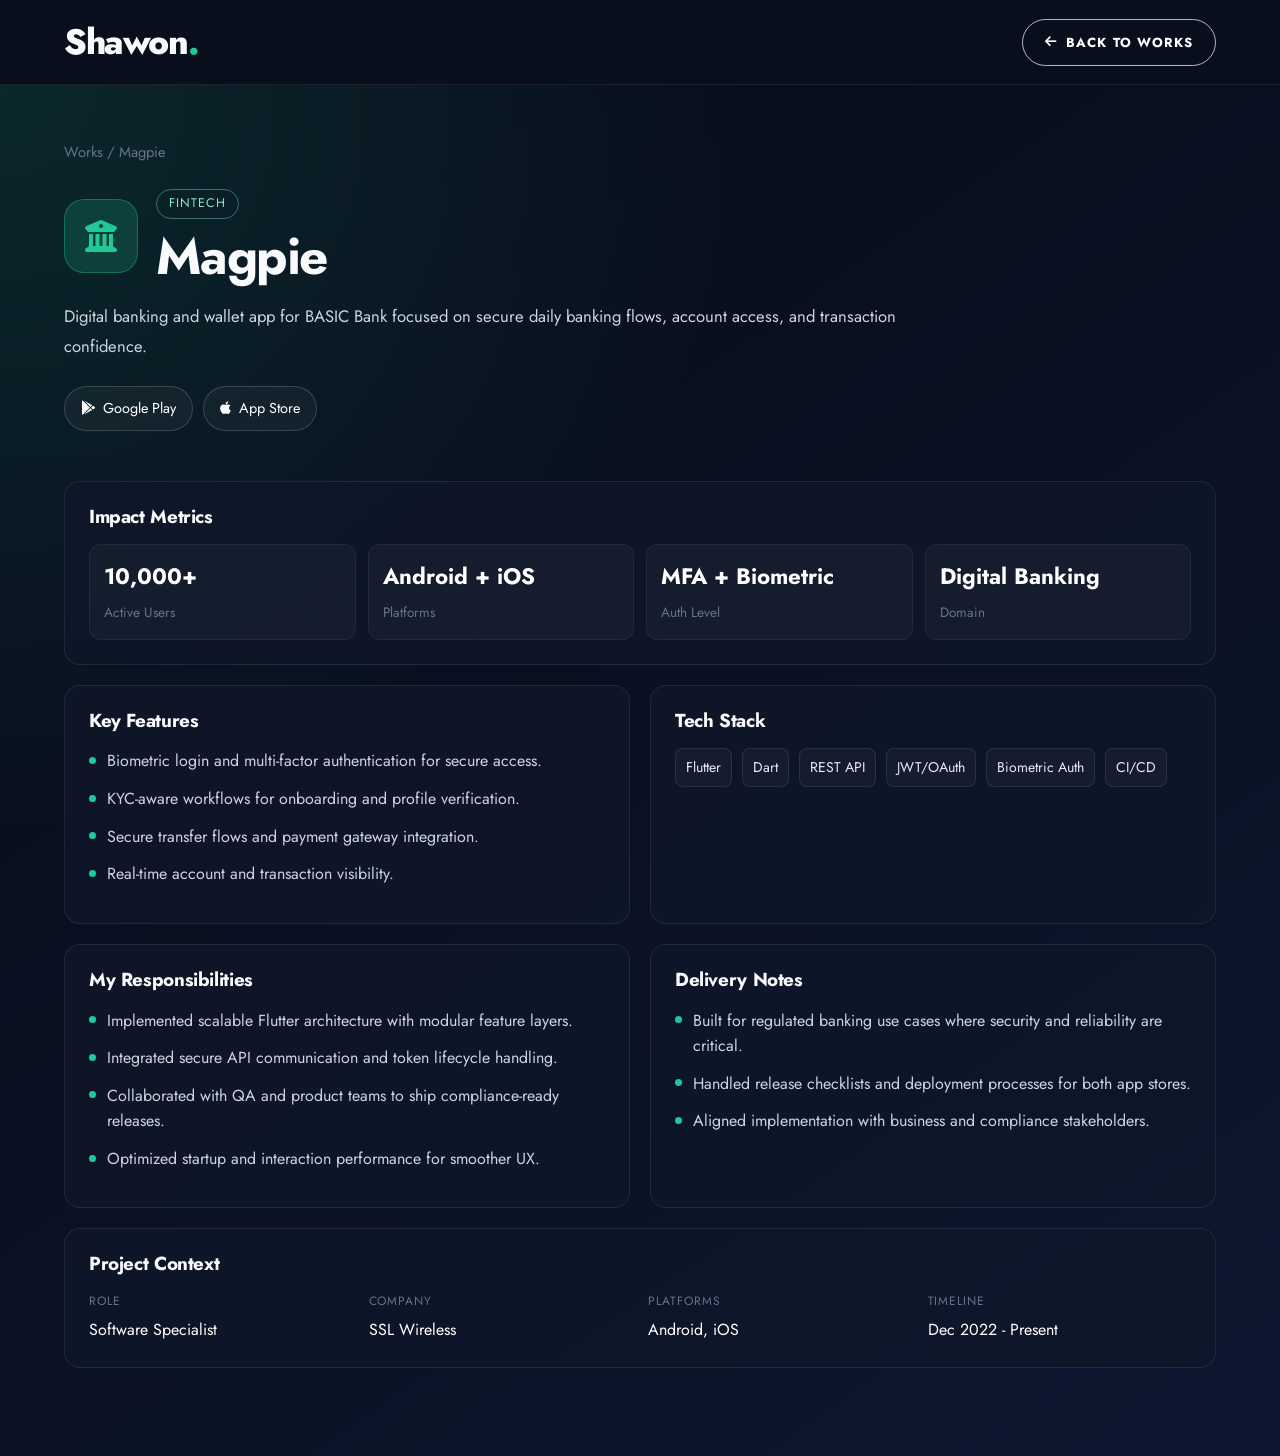
<file: project-details.html>
<!DOCTYPE html>
<html lang="en">

<head>
    <meta charset="UTF-8">
    <meta name="viewport" content="width=device-width, initial-scale=1.0">
    <title>Project Details | Shawon Lodh</title>
    <link rel="preconnect" href="https://fonts.googleapis.com">
    <link rel="preconnect" href="https://fonts.gstatic.com" crossorigin>
    <link
        href="https://fonts.googleapis.com/css2?family=Caveat:wght@400..700&family=Inter:wght@300;400;500;600;700;800&family=Jost:wght@400;500;600;700;800&display=swap"
        rel="stylesheet">
    <link rel="stylesheet" href="https://cdnjs.cloudflare.com/ajax/libs/font-awesome/6.4.0/css/all.min.css">
    <link rel="stylesheet" href="style.css">
    <link rel="stylesheet" href="project-details.css">
</head>

<body class="dark-theme">
    <header class="details-topbar">
        <div class="container details-topbar-inner">
            <a href="index.html#home" class="nav-logo">Shawon<span>.</span></a>
            <a href="index.html#projects" class="btn btn-pill btn-outline-dark back-btn"><i class="fas fa-arrow-left"></i>
                Back to Works</a>
        </div>
    </header>

    <main class="details-main">
        <section class="details-hero">
            <div class="container">
                <p class="details-breadcrumb"><a href="index.html#projects">Works</a> / <span id="project-breadcrumb">Project</span>
                </p>
                <div class="details-title-row">
                    <div class="details-icon-wrap"><i id="project-icon" class="fas fa-mobile-alt"></i></div>
                    <div>
                        <span id="project-category" class="project-category-chip">Category</span>
                        <h1 id="project-title">Project Title</h1>
                    </div>
                </div>
                <p id="project-summary" class="details-summary"></p>
                <div id="project-links" class="details-links"></div>
            </div>
        </section>

        <section class="details-content">
            <div class="container details-grid">
                <article class="details-panel details-panel-wide">
                    <h2>Impact Metrics</h2>
                    <div id="project-metrics" class="metric-grid"></div>
                </article>

                <article class="details-panel">
                    <h2>Key Features</h2>
                    <ul id="project-features" class="details-list"></ul>
                </article>

                <article class="details-panel">
                    <h2>Tech Stack</h2>
                    <div id="project-tech-stack" class="tech-stack"></div>
                </article>

                <article class="details-panel">
                    <h2>My Responsibilities</h2>
                    <ul id="project-responsibilities" class="details-list"></ul>
                </article>

                <article class="details-panel">
                    <h2>Delivery Notes</h2>
                    <ul id="project-delivery" class="details-list"></ul>
                </article>

                <article class="details-panel details-panel-wide">
                    <h2>Project Context</h2>
                    <div class="context-grid">
                        <div>
                            <span class="context-label">Role</span>
                            <p id="project-role"></p>
                        </div>
                        <div>
                            <span class="context-label">Company</span>
                            <p id="project-company"></p>
                        </div>
                        <div>
                            <span class="context-label">Platforms</span>
                            <p id="project-platforms"></p>
                        </div>
                        <div>
                            <span class="context-label">Timeline</span>
                            <p id="project-timeline"></p>
                        </div>
                    </div>
                </article>
            </div>
        </section>
    </main>

    <script src="project-details.js"></script>
</body>

</html>
</file>
<file: style.css>
/* 
   Shawon Lodh - Minimalist Professional Portfolio
   Theme: Sleek Dark with Mint Green Accent
*/

:root {
    /* Color Palette - Premium Dark Theme */
    --bg-base: #0f1015;
    --bg-dark: #0f1015;
    --bg-alt: #16181d;
    --bg-card: #1c1f26;
    --bg-glass: rgba(15, 16, 21, 0.85);

    /* Accents */
    --accent-primary: #20c997;
    /* Mint Green */
    --accent-primary-hover: #17a57c;

    /* Text */
    --text-primary: #f8fafc;
    --text-secondary: #cbd5e1;
    --text-muted: #64748b;

    /* UI Variables */
    --border-light: 1px solid rgba(255, 255, 255, 0.05);
    --border-radius: 12px;
    --border-radius-sm: 6px;
    --transition-fast: 0.2s ease;
    --transition-smooth: 0.4s cubic-bezier(0.16, 1, 0.3, 1);

    /* Spacing */
    --section-padding: 120px 0;
}

/* Base Styles */
* {
    margin: 0;
    padding: 0;
    box-sizing: border-box;
}

html {
    scroll-behavior: smooth;
    scroll-padding-top: 80px;
}

body {
    font-family: 'Jost', 'Inter', -apple-system, sans-serif;
    background-color: var(--bg-base);
    color: var(--text-primary);
    line-height: 1.6;
    overflow-x: hidden;
    position: relative;
    -webkit-font-smoothing: antialiased;
}

.bg-alt {
    background-color: var(--bg-alt);
}

.container {
    width: 100%;
    max-width: 1200px;
    margin: 0 auto;
    padding: 0 24px;
}

.position-relative {
    position: relative;
}

h1,
h2,
h3,
h4,
h5,
h6 {
    font-weight: 700;
    line-height: 1.2;
    letter-spacing: -0.02em;
}

.cursive-text {
    font-family: 'Caveat', cursive;
    color: var(--accent-primary);
    font-size: 1.8rem;
    font-weight: 500;
    letter-spacing: 1px;
}

a {
    text-decoration: none;
    color: inherit;
    transition: var(--transition-fast);
}

.highlight {
    color: var(--accent-primary);
}

/* Watermark Background Text */
.watermark-bg {
    position: absolute;
    top: -50px;
    left: 0;
    font-size: 14rem;
    font-weight: 800;
    color: rgba(255, 255, 255, 0.02);
    z-index: 0;
    pointer-events: none;
    line-height: 1;
    white-space: nowrap;
    user-select: none;
}

/* Buttons */
.btn {
    display: inline-flex;
    align-items: center;
    justify-content: center;
    gap: 8px;
    padding: 14px 32px;
    border-radius: var(--border-radius-sm);
    font-weight: 600;
    font-size: 1rem;
    cursor: pointer;
    transition: var(--transition-smooth);
    position: relative;
    overflow: hidden;
    text-transform: uppercase;
    letter-spacing: 1px;
}

.btn-primary {
    background: var(--accent-primary);
    color: #000;
    border: 1px solid transparent;
}

.btn-primary:hover {
    background: var(--accent-primary-hover);
    transform: translateY(-2px);
    box-shadow: 0 8px 25px rgba(32, 201, 151, 0.3);
}

.btn-outline {
    background: transparent;
    color: var(--text-primary);
    border: 1px solid var(--border-light);
}

.btn-outline:hover {
    border-color: var(--accent-primary);
    background: rgba(32, 201, 151, 0.05);
    color: var(--accent-primary);
    transform: translateY(-2px);
}

.w-100 {
    width: 100%;
}

.mt-3 {
    margin-top: 1rem;
}

.mt-4 {
    margin-top: 1.5rem;
}

.mt-5 {
    margin-top: 3rem;
}

/* Navbar */
.navbar {
    position: fixed;
    top: 0;
    left: 0;
    width: 100%;
    z-index: 1000;
    padding: 26px 0;
    transition: var(--transition-smooth);
    background: transparent;
}

.navbar.scrolled {
    padding: 14px 0;
    background: var(--bg-glass);
    backdrop-filter: blur(16px);
    -webkit-backdrop-filter: blur(16px);
    border-bottom: var(--border-light);
}

.nav-container {
    max-width: 1200px;
    margin: 0 auto;
    padding: 0 24px;
    display: flex;
    justify-content: space-between;
    align-items: center;
}

.nav-logo {
    font-size: 2.2rem;
    font-weight: 800;
    letter-spacing: -0.04em;
    line-height: 1;
}

.nav-logo span {
    color: var(--accent-primary);
}

.nav-links {
    display: flex;
    gap: 32px;
    align-items: center;
}

.nav-link {
    font-size: 1rem;
    font-weight: 500;
    color: var(--text-secondary);
    text-transform: uppercase;
    letter-spacing: 1px;
    position: relative;
}

.nav-link:hover,
.nav-link.active {
    color: var(--accent-primary);
}

.cta-link {
    background: transparent;
    padding: 12px 28px;
    border-radius: 999px;
    border: 1px solid var(--accent-primary);
    color: var(--accent-primary);
}

.cta-link:hover {
    background: var(--accent-primary);
    color: #000 !important;
}

.mobile-menu-btn {
    display: none;
    background: none;
    border: none;
    color: var(--text-primary);
    font-size: 1.5rem;
    cursor: pointer;
}

/* Sections */
.section {
    padding: var(--section-padding);
}

.section-header {
    margin-bottom: 60px;
    position: relative;
    z-index: 2;
}

.section-header .title {
    font-size: 3.5rem;
    margin-bottom: 12px;
    text-transform: uppercase;
    line-height: 1.1;
}

/* Hero Section */
.hero {
    min-height: 100vh;
    display: flex;
    align-items: center;
    position: relative;
    padding: 140px 0 90px;
    background: linear-gradient(110deg, #070c1c 0%, #0a1023 55%, #091022 100%);
    overflow: hidden;
}

.hero::before {
    content: "";
    position: absolute;
    inset: 0;
    background: radial-gradient(circle at 18% 18%, rgba(32, 201, 151, 0.1), transparent 45%);
    pointer-events: none;
}

.line-decorator {
    position: absolute;
    left: 32px;
    top: 0;
    bottom: 0;
    width: 1px;
    background-color: rgba(255, 255, 255, 0.06);
    z-index: 1;
}

.line-dot {
    position: absolute;
    top: 128px;
    left: -4px;
    width: 9px;
    height: 9px;
    border: 1px solid rgba(255, 255, 255, 0.45);
    border-radius: 50%;
    background-color: var(--bg-dark);
}

.hero-watermark {
    position: absolute;
    top: 57%;
    left: 50%;
    transform: translate(-50%, -50%);
    font-size: clamp(10rem, 22vw, 25rem);
    font-weight: 800;
    color: rgba(255, 255, 255, 0.03);
    z-index: 0;
    pointer-events: none;
    line-height: 0.88;
    white-space: nowrap;
    user-select: none;
    letter-spacing: -0.06em;
}

.hero-wrapper {
    display: grid;
    grid-template-columns: 1.06fr 0.94fr;
    gap: 32px;
    align-items: center;
    z-index: 2;
    position: relative;
}

.hero-content {
    max-width: 620px;
}

.hero-greeting {
    font-size: 1.05rem;
    font-weight: 700;
    letter-spacing: 0.1em;
    margin-bottom: 22px;
}

.greeting-black {
    color: var(--text-primary);
}

.greeting-teal {
    color: var(--accent-primary);
}

.hero-name-first {
    font-size: clamp(4rem, 8.4vw, 7rem);
    line-height: 0.9;
    font-weight: 800;
    color: var(--accent-primary);
    margin: 0;
    letter-spacing: -0.04em;
}

.hero-name-last {
    font-size: clamp(4rem, 8.4vw, 7rem);
    line-height: 0.9;
    font-weight: 800;
    color: transparent;
    -webkit-text-stroke: 1.8px rgba(255, 255, 255, 0.95);
    margin: 0 0 18px 0;
    letter-spacing: -0.04em;
}

.hero-roles-container {
    display: flex;
    align-items: center;
    gap: 12px;
    margin-bottom: 20px;
    flex-wrap: wrap;
}

.role-text-black {
    font-size: 2rem;
    font-weight: 700;
    color: var(--text-primary);
    letter-spacing: 0.01em;
}

.role-cursive {
    font-family: 'Caveat', cursive;
    color: var(--accent-primary);
    font-size: clamp(2.2rem, 4.3vw, 3.4rem);
    font-weight: 600;
    line-height: 1;
}

.cursor {
    display: inline-block;
    width: 2px;
    height: 36px;
    background-color: var(--accent-primary);
    animation: blink 1s infinite;
}

@keyframes blink {

    0%,
    100% {
        opacity: 1;
    }

    50% {
        opacity: 0;
    }
}

.hero-description {
    font-size: 1.25rem;
    color: var(--text-secondary);
    max-width: 620px;
    line-height: 1.72;
    margin-bottom: 16px;
}

.hero-description strong {
    color: #fff;
    font-weight: 700;
}

.hero-metrics {
    font-size: 0.95rem;
    color: var(--text-muted);
    letter-spacing: 0.06em;
    text-transform: uppercase;
    margin-bottom: 28px;
}

.hero-socials {
    display: flex;
    gap: 14px;
    margin-bottom: 34px;
}

.hero-socials a {
    width: 46px;
    height: 46px;
    border: 1px solid rgba(255, 255, 255, 0.14);
    border-radius: 50%;
    display: flex;
    align-items: center;
    justify-content: center;
    color: #fff;
    transition: all 0.25s ease;
}

.hero-socials a:hover {
    background-color: var(--accent-primary);
    color: #0a1328;
    border-color: var(--accent-primary);
    transform: translateY(-2px);
}

.hero-actions {
    display: flex;
    gap: 18px;
    flex-wrap: wrap;
}

.btn-pill {
    padding: 15px 34px;
    border-radius: 999px;
    font-weight: 700;
    font-size: 0.95rem;
    letter-spacing: 0.09em;
    text-transform: uppercase;
}

.hero .btn-primary,
.hero .btn-outline-dark {
    background: transparent;
    border: 2px solid rgba(255, 255, 255, 0.95);
    color: #fff;
    box-shadow: none;
}

.hero .btn-primary:hover,
.hero .btn-outline-dark:hover {
    background-color: #fff;
    color: #081024;
    transform: none;
    box-shadow: none;
}

.hero-visual {
    position: relative;
    display: flex;
    justify-content: center;
    align-items: center;
}

.hero-image-container {
    position: relative;
    width: min(520px, 100%);
    aspect-ratio: 1 / 1;
}

.hero-backdrop {
    position: absolute;
    inset: 4% 0 0 3%;
    background-color: var(--accent-primary);
    border-radius: 50%;
    z-index: 1;
    box-shadow: 0 32px 70px rgba(32, 201, 151, 0.16);
}

.portrait-circle {
    position: absolute;
    inset: 9% 8% 8% 9%;
    z-index: 2;
    border-radius: 50%;
    overflow: hidden;
    border: 5px solid #0b152b;
    box-shadow: 0 18px 45px rgba(6, 13, 28, 0.5);
}

.portrait-circle img {
    width: 100%;
    height: 100%;
    object-fit: cover;
    object-position: center 20%;
}

.dot-pattern {
    position: absolute;
    width: 110px;
    height: 170px;
    background-image: radial-gradient(circle, rgba(165, 176, 205, 0.3) 2px, transparent 2px);
    background-size: 16px 16px;
    z-index: 0;
}

.pattern-top-right {
    top: -36px;
    right: -44px;
}

.pattern-bottom-left {
    bottom: -58px;
    left: 22px;
}

.hero-badge {
    position: absolute;
    background: linear-gradient(140deg, #1f2839 0%, #111a2d 100%);
    border: 1px solid rgba(255, 255, 255, 0.11);
    border-radius: 999px;
    padding: 14px 24px;
    display: flex;
    align-items: center;
    gap: 12px;
    z-index: 3;
    box-shadow: 0 18px 35px rgba(0, 0, 0, 0.4);
    backdrop-filter: blur(6px);
}

.badge-left {
    bottom: 68px;
    left: -24px;
}

.badge-top {
    top: 16px;
    left: -36px;
}

.badge-top-right {
    top: 52px;
    right: -32px;
}

.badge-right {
    bottom: 8px;
    right: -24px;
}

.badge-crash .badge-num {
    font-size: 2.3rem;
}

.badge-downloads .badge-num {
    font-size: 2.1rem;
}

.badge-num {
    font-size: 2.8rem;
    font-weight: 800;
    color: #fff;
    line-height: 1;
}

.badge-text {
    font-size: 0.9rem;
    font-weight: 700;
    color: var(--accent-primary);
    text-transform: uppercase;
    line-height: 1.15;
    letter-spacing: 0.05em;
}

/* About Section */
.about-grid {
    display: grid;
    grid-template-columns: 1fr 1fr;
    gap: 80px;
    position: relative;
    z-index: 2;
}

.about-text p {
    font-size: 1.1rem;
    color: var(--text-secondary);
    margin-bottom: 24px;
    line-height: 1.8;
}

.about-text strong {
    color: var(--text-primary);
}

.about-stats-grid {
    display: grid;
    grid-template-columns: repeat(3, 1fr);
    gap: 20px;
    border-top: 1px solid rgba(255, 255, 255, 0.05);
    padding-top: 30px;
}

.stat-item .stat-number {
    font-size: 2.5rem;
    color: var(--accent-primary);
    line-height: 1;
    margin-bottom: 8px;
}

.stat-item .stat-label {
    font-size: 0.85rem;
    color: var(--text-muted);
    text-transform: uppercase;
    letter-spacing: 1px;
}

.info-list {
    list-style: none;
}

.info-list li {
    display: flex;
    padding: 15px 0;
    border-bottom: 1px solid rgba(255, 255, 255, 0.05);
}

.info-label {
    width: 132px;
    color: var(--text-muted);
    text-transform: uppercase;
    font-size: 0.9rem;
    letter-spacing: 1px;
}

.info-value,
.info-link {
    color: var(--text-primary);
    font-weight: 500;
}

.info-link:hover {
    color: var(--accent-primary);
}

.available {
    color: var(--accent-primary);
    display: flex;
    align-items: center;
    gap: 8px;
}

.available i {
    font-size: 0.6rem;
}

/* Education */
.education-grid {
    display: grid;
    grid-template-columns: repeat(2, minmax(0, 1fr));
    gap: 22px;
    position: relative;
    z-index: 2;
}

.education-card {
    background: var(--bg-card);
    border: 1px solid rgba(255, 255, 255, 0.08);
    border-radius: 14px;
    padding: 24px;
    transition: var(--transition-smooth);
}

.education-card:hover {
    transform: translateY(-4px);
    border-color: rgba(32, 201, 151, 0.4);
    box-shadow: 0 10px 24px rgba(0, 0, 0, 0.35);
}

.education-level {
    display: inline-block;
    font-size: 0.74rem;
    text-transform: uppercase;
    letter-spacing: 0.08em;
    color: var(--accent-primary);
    border: 1px solid rgba(32, 201, 151, 0.4);
    border-radius: 999px;
    padding: 4px 10px;
    margin-bottom: 12px;
}

.education-title {
    font-size: 1.2rem;
    line-height: 1.45;
    margin-bottom: 10px;
}

.education-school {
    color: var(--text-secondary);
    margin-bottom: 8px;
    line-height: 1.6;
}

.education-meta {
    font-size: 0.88rem;
    color: var(--text-muted);
    margin: 0;
}

/* Open Source */
.open-source-feature {
    display: grid;
    grid-template-columns: 1.05fr 0.95fr;
    gap: 30px;
    align-items: stretch;
    position: relative;
    z-index: 2;
}

.open-source-content {
    background: var(--bg-card);
    border: 1px solid rgba(255, 255, 255, 0.08);
    border-radius: 14px;
    padding: 32px;
}

.open-source-metrics {
    display: grid;
    grid-template-columns: repeat(3, minmax(0, 1fr));
    gap: 12px;
    margin: 8px 0 4px;
}

.os-metric {
    background: rgba(255, 255, 255, 0.03);
    border: 1px solid rgba(255, 255, 255, 0.08);
    border-radius: 10px;
    padding: 12px;
}

.os-value {
    display: block;
    font-size: 1.2rem;
    color: var(--text-primary);
    font-weight: 700;
}

.os-label {
    display: block;
    font-size: 0.76rem;
    text-transform: uppercase;
    letter-spacing: 0.07em;
    color: var(--text-muted);
}

.open-source-visual {
    background: linear-gradient(150deg, #111a30 0%, #0c1427 100%);
    border: 1px solid rgba(255, 255, 255, 0.08);
    border-radius: 14px;
    padding: 20px;
    display: flex;
}

.terminal-card {
    width: 100%;
    border-radius: 12px;
    border: 1px solid rgba(255, 255, 255, 0.07);
    background: #090f1d;
    overflow: hidden;
}

.terminal-header {
    display: flex;
    gap: 8px;
    align-items: center;
    padding: 10px 12px;
    border-bottom: 1px solid rgba(255, 255, 255, 0.06);
    background: rgba(255, 255, 255, 0.02);
}

.terminal-header span {
    width: 10px;
    height: 10px;
    border-radius: 50%;
    display: inline-block;
}

.terminal-header span:nth-child(1) {
    background: #ff6b6b;
}

.terminal-header span:nth-child(2) {
    background: #ffd166;
}

.terminal-header span:nth-child(3) {
    background: #06d6a0;
}

.terminal-card pre {
    margin: 0;
    padding: 16px 18px;
    color: #d5deef;
    font-size: 0.88rem;
    line-height: 1.7;
    font-family: "SFMono-Regular", Menlo, Monaco, Consolas, "Liberation Mono", "Courier New", monospace;
    white-space: pre-wrap;
}

.terminal-card code {
    font-family: inherit;
}

/* Skills Section */
.skills-grid {
    display: grid;
    grid-template-columns: repeat(3, minmax(0, 1fr));
    gap: 28px;
    position: relative;
    z-index: 2;
}

.skills-group-title {
    font-size: 1.5rem;
    margin-bottom: 30px;
    padding-bottom: 15px;
    border-bottom: 1px solid rgba(255, 255, 255, 0.05);
}

.skill-item {
    margin-bottom: 25px;
}

.skill-info {
    display: flex;
    justify-content: space-between;
    margin-bottom: 10px;
    font-weight: 500;
}

.skill-track {
    width: 100%;
    height: 16px;
    background: rgba(255, 255, 255, 0.06);
    border: 1px solid rgba(255, 255, 255, 0.08);
    border-radius: 999px;
    overflow: hidden;
    position: relative;
    box-shadow: inset 0 2px 8px rgba(6, 12, 24, 0.45);
}

.skill-fill {
    height: calc(100% - 2px);
    margin: 1px;
    background: linear-gradient(90deg, rgba(32, 201, 151, 0.88), rgba(32, 201, 151, 0.62));
    width: 0;
    /* Animated via JS */
    border-radius: 999px;
    position: relative;
    overflow: hidden;
    transition: width 1s cubic-bezier(0.16, 1, 0.3, 1);
    box-shadow: 0 0 10px rgba(32, 201, 151, 0.35);
}

.skill-fill::before,
.skill-fill::after {
    content: "";
    position: absolute;
    left: -120%;
    width: 240%;
    border-radius: 44%;
    background: rgba(255, 255, 255, 0.3);
}

.skill-fill::before {
    height: 240%;
    top: 24%;
    animation: skill-water-flow 4.2s linear infinite;
}

.skill-fill::after {
    height: 280%;
    top: 40%;
    background: rgba(7, 15, 27, 0.22);
    animation: skill-water-flow 7s linear infinite reverse;
}

@keyframes skill-water-flow {
    0% {
        transform: translateX(0) rotate(0deg);
    }

    100% {
        transform: translateX(25%) rotate(360deg);
    }
}

/* Experience / Accordion */
.accordion-container {
    position: relative;
    z-index: 2;
}

.accordion-item {
    background: var(--bg-card);
    border: 1px solid rgba(255, 255, 255, 0.05);
    margin-bottom: 15px;
    border-radius: var(--border-radius-sm);
    overflow: hidden;
    transition: var(--transition-fast);
}

.accordion-item:hover {
    border-color: rgba(255, 255, 255, 0.1);
}

.accordion-item.active {
    border-color: var(--accent-primary);
}

.accordion-header {
    padding: 24px 30px;
    display: flex;
    justify-content: space-between;
    align-items: center;
    cursor: pointer;
    background: transparent;
}

.accordion-title-grp h3 {
    font-size: 1.3rem;
    color: var(--text-primary);
    margin-bottom: 5px;
}

.accordion-company {
    color: var(--text-muted);
    font-size: 0.95rem;
    text-transform: uppercase;
    letter-spacing: 1px;
}

.accordion-meta {
    display: flex;
    align-items: center;
    gap: 20px;
}

.badge {
    background: rgba(32, 201, 151, 0.1);
    color: var(--accent-primary);
    padding: 6px 12px;
    border-radius: 20px;
    font-size: 0.8rem;
    font-weight: 600;
    text-transform: uppercase;
}

.badge.muted {
    background: rgba(255, 255, 255, 0.05);
    color: var(--text-muted);
}

.date-badge {
    text-transform: none;
    letter-spacing: 0;
    font-size: 0.78rem;
}

.accordion-icon {
    font-size: 1.2rem;
    color: var(--text-muted);
    transition: transform var(--transition-fast);
}

.accordion-item.active .accordion-icon {
    transform: rotate(180deg);
    color: var(--accent-primary);
}

.accordion-body {
    max-height: 0;
    overflow: hidden;
    transition: max-height 0.4s cubic-bezier(0.16, 1, 0.3, 1);
}

.accordion-content {
    padding: 0 30px 30px 30px;
    color: var(--text-secondary);
}

.accordion-location {
    margin: 0;
    font-size: 0.92rem;
    color: var(--text-muted);
}

.decorated-list {
    list-style: none;
}

.decorated-list li {
    position: relative;
    padding-left: 20px;
    margin-bottom: 10px;
}

.decorated-list li::before {
    content: "▹";
    position: absolute;
    left: 0;
    color: var(--accent-primary);
}

/* Projects Showcase */
.projects-filter {
    display: flex;
    gap: 15px;
    margin-bottom: 50px;
    flex-wrap: wrap;
    position: relative;
    z-index: 2;
}

.filter-btn {
    background: transparent;
    border: none;
    color: var(--text-muted);
    font-size: 1rem;
    text-transform: uppercase;
    letter-spacing: 1px;
    font-weight: 600;
    cursor: pointer;
    position: relative;
    padding-bottom: 5px;
}

.filter-btn::after {
    content: '';
    position: absolute;
    bottom: 0;
    left: 0;
    width: 0%;
    height: 2px;
    background: var(--accent-primary);
    transition: var(--transition-fast);
}

.filter-btn:hover,
.filter-btn.active {
    color: var(--text-primary);
}

.filter-btn.active::after {
    width: 100%;
}

.projects-grid {
    display: grid;
    grid-template-columns: repeat(auto-fill, minmax(320px, 1fr));
    gap: 30px;
    position: relative;
    z-index: 2;
}

.minimal-card {
    background: var(--bg-card);
    border: 1px solid rgba(255, 255, 255, 0.05);
    border-radius: var(--border-radius-sm);
    padding: 30px;
    transition: var(--transition-smooth);
}

.minimal-card:hover {
    transform: translateY(-8px);
    border-color: rgba(255, 255, 255, 0.1);
    box-shadow: 0 10px 30px rgba(0, 0, 0, 0.5);
}

.minimal-card.clickable-project-card {
    cursor: pointer;
}

.minimal-card.clickable-project-card:focus-visible {
    outline: 2px solid var(--accent-primary);
    outline-offset: 4px;
}

.project-img-placeholder {
    font-size: 2.5rem;
    color: var(--accent-primary);
    margin-bottom: 25px;
}

.project-category {
    font-size: 0.8rem;
    color: var(--text-muted);
    text-transform: uppercase;
    letter-spacing: 1px;
    display: block;
    margin-bottom: 8px;
}

.project-title {
    font-size: 1.5rem;
    margin-bottom: 15px;
    color: var(--text-primary);
}

.project-desc {
    color: var(--text-secondary);
    font-size: 0.95rem;
    margin-bottom: 20px;
    line-height: 1.6;
}

.project-tech-tags {
    display: flex;
    flex-wrap: wrap;
    gap: 10px;
}

.project-tech-tags span {
    font-size: 0.8rem;
    color: var(--text-muted);
    font-family: monospace;
    background: rgba(255, 255, 255, 0.03);
    padding: 4px 8px;
    border-radius: 4px;
}

.text-link {
    font-size: 0.9rem;
    font-weight: 500;
    color: var(--text-secondary);
    display: inline-flex;
    align-items: center;
    gap: 6px;
    margin-right: 15px;
}

.text-link:hover {
    color: var(--accent-primary);
}

.details-link {
    color: var(--accent-primary);
    font-weight: 600;
}

.details-link:hover {
    color: #8ef1d3;
}

/* Hobbies / Stats */
.hobbies-grid {
    display: grid;
    grid-template-columns: repeat(auto-fit, minmax(300px, 1fr));
    gap: 30px;
    position: relative;
    z-index: 2;
}

.hobby-card {
    padding: 30px;
    border-radius: var(--border-radius-sm);
}

.hobby-profile {
    display: flex;
    align-items: center;
    gap: 15px;
}

.hobby-icon {
    font-size: 2.5rem;
}

.stat-box {
    background: rgba(255, 255, 255, 0.02);
    padding: 15px;
    border-radius: var(--border-radius-sm);
    text-align: center;
}

.stat-name {
    font-size: 0.85rem;
    color: var(--text-muted);
    text-transform: uppercase;
    margin-bottom: 8px;
}

.stat-value {
    font-size: 1.8rem;
    font-weight: 700;
    color: var(--text-primary);
}

.stat-desc {
    font-size: 0.8rem;
    color: var(--text-muted);
}

/* Scroll Reveals */
.reveal {
    opacity: 0;
    transform: translateY(30px);
    transition: all 0.8s cubic-bezier(0.16, 1, 0.3, 1);
}

.reveal.active {
    opacity: 1;
    transform: translateY(0);
}

/* Contact */
.contact-layout {
    display: grid;
    grid-template-columns: 1fr 1fr;
    gap: 80px;
    position: relative;
    z-index: 2;
}

.contact-detail-item {
    display: flex;
    align-items: center;
    gap: 20px;
    margin-bottom: 30px;
}

.icon-box {
    width: 60px;
    height: 60px;
    background: rgba(32, 201, 151, 0.1);
    color: var(--accent-primary);
    border-radius: 50%;
    display: flex;
    align-items: center;
    justify-content: center;
    font-size: 1.5rem;
}

.detail-label {
    display: block;
    font-size: 0.85rem;
    color: var(--text-muted);
    text-transform: uppercase;
    letter-spacing: 1px;
    margin-bottom: 5px;
}

.detail-value {
    font-size: 1.2rem;
    color: var(--text-primary);
    font-weight: 500;
}

.social-links-minimal {
    display: flex;
    gap: 15px;
}

.social-links-minimal a {
    width: 45px;
    height: 45px;
    border: 1px solid rgba(255, 255, 255, 0.1);
    border-radius: 50%;
    display: flex;
    align-items: center;
    justify-content: center;
    color: var(--text-secondary);
}

.social-links-minimal a:hover {
    background: var(--accent-primary);
    border-color: var(--accent-primary);
    color: #000;
}

.form-group {
    margin-bottom: 24px;
}

.form-group label {
    display: block;
    font-size: 0.85rem;
    text-transform: uppercase;
    color: var(--text-muted);
    letter-spacing: 1px;
    margin-bottom: 8px;
}

.form-group input,
.form-group textarea {
    width: 100%;
    background: rgba(255, 255, 255, 0.02);
    border: 1px solid rgba(255, 255, 255, 0.05);
    padding: 15px 20px;
    border-radius: var(--border-radius-sm);
    color: var(--text-primary);
    font-family: inherit;
    font-size: 1rem;
    transition: var(--transition-fast);
}

.form-group input:focus,
.form-group textarea:focus {
    outline: none;
    border-color: var(--accent-primary);
    background: rgba(255, 255, 255, 0.05);
}

/* Footer */
.footer {
    padding: 40px 0;
    text-align: center;
}

.border-top {
    border-top: 1px solid rgba(255, 255, 255, 0.05);
}

.footer-content {
    display: flex;
    flex-direction: column;
    align-items: center;
    gap: 15px;
}

.footer-brand {
    font-size: 1.5rem;
    font-weight: 800;
}

.footer-brand span {
    color: var(--accent-primary);
}

.copyright {
    color: var(--text-muted);
    font-size: 0.9rem;
}

.back-to-top {
    width: 40px;
    height: 40px;
    background: rgba(255, 255, 255, 0.05);
    display: flex;
    align-items: center;
    justify-content: center;
    border-radius: 50%;
    color: var(--text-secondary);
    margin-top: 10px;
}

.back-to-top:hover {
    background: var(--accent-primary);
    color: #000;
}

/* Responsive */
@media (max-width: 1200px) {
    .line-decorator {
        display: none;
    }

    .hero-wrapper,
    .about-grid,
    .education-grid,
    .skills-grid,
    .open-source-feature,
    .contact-layout {
        grid-template-columns: 1fr;
        gap: 46px;
    }

    .hero-visual {
        margin-top: 16px;
    }

    .hero-image-container {
        max-width: 520px;
    }

    .badge-left {
        left: -6px;
    }

    .badge-top {
        left: -6px;
    }

    .badge-top-right {
        right: -6px;
    }

    .badge-right {
        right: -6px;
    }
}

@media (max-width: 992px) {
    .hero {
        min-height: auto;
        padding: 124px 0 72px;
    }

    .hero-watermark {
        top: 59%;
        font-size: clamp(9rem, 30vw, 14rem);
    }

    .section-header .title {
        font-size: 2.7rem;
    }

    .hero-description {
        font-size: 1.06rem;
    }

    .watermark-bg {
        font-size: 8rem;
    }

    .hero-visual {
        justify-content: center;
        margin-top: 8px;
    }
}

@media (max-width: 768px) {
    .nav-container {
        position: relative;
    }

    .nav-links {
        display: none;
        position: absolute;
        top: calc(100% + 12px);
        right: 24px;
        width: min(280px, calc(100vw - 48px));
        padding: 18px;
        border-radius: 16px;
        border: 1px solid rgba(255, 255, 255, 0.08);
        background: #11192d;
        flex-direction: column;
        gap: 14px;
        align-items: flex-start;
        z-index: 1200;
    }

    .nav-links.open {
        display: flex;
    }

    .mobile-menu-btn {
        display: block;
    }

    .hero {
        padding: 108px 0 64px;
    }

    .hero-greeting {
        font-size: 0.95rem;
    }

    .hero-name-first,
    .hero-name-last {
        font-size: clamp(3.1rem, 15vw, 4.4rem);
    }

    .role-text-black {
        font-size: 1.55rem;
    }

    .role-cursive {
        font-size: 2.5rem;
    }

    .cursor {
        height: 28px;
    }

    .hero-description {
        font-size: 1rem;
    }

    .hero-metrics {
        font-size: 0.78rem;
    }

    .hero-actions {
        gap: 12px;
    }

    .btn-pill {
        width: 100%;
        font-size: 0.82rem;
        padding: 14px 24px;
    }

    .hero-image-container {
        max-width: 380px;
    }

    .open-source-content {
        padding: 22px;
    }

    .open-source-metrics {
        grid-template-columns: 1fr;
    }

    .terminal-card pre {
        font-size: 0.8rem;
        padding: 14px;
    }

    .hero-badge {
        padding: 12px 18px;
    }

    .badge-num {
        font-size: 2rem;
    }

    .badge-text {
        font-size: 0.72rem;
    }

    .badge-left {
        left: 0;
        bottom: 64px;
    }

    .badge-top {
        top: 4px;
        left: 0;
    }

    .badge-top-right {
        top: 46px;
        right: 0;
    }

    .badge-right {
        right: 0;
        bottom: 2px;
    }

    .watermark-bg {
        font-size: 5rem;
    }

    .section {
        padding: 80px 0;
    }
}
</file>
<file: project-details.css>
.details-topbar {
    position: sticky;
    top: 0;
    z-index: 100;
    background: rgba(9, 15, 30, 0.92);
    backdrop-filter: blur(14px);
    border-bottom: 1px solid rgba(255, 255, 255, 0.08);
}

.details-topbar-inner {
    min-height: 84px;
    display: flex;
    align-items: center;
    justify-content: space-between;
    gap: 20px;
}

.back-btn {
    font-size: 0.82rem;
    padding: 12px 22px;
    border: 1px solid rgba(255, 255, 255, 0.7);
    border-radius: 999px;
    color: #fff;
    background: transparent;
}

.back-btn:hover {
    background: #fff;
    color: #081024;
}

.details-main {
    min-height: calc(100vh - 84px);
    background: radial-gradient(circle at 0 0, rgba(32, 201, 151, 0.15), transparent 40%),
        linear-gradient(145deg, #070b18 0%, #0a1224 60%, #0d1730 100%);
}

.details-hero {
    padding: 56px 0 38px;
}

.details-breadcrumb {
    color: var(--text-muted);
    margin-bottom: 24px;
    font-size: 0.92rem;
}

.details-breadcrumb a:hover {
    color: var(--accent-primary);
}

.details-title-row {
    display: flex;
    align-items: center;
    gap: 18px;
    margin-bottom: 18px;
}

.details-icon-wrap {
    width: 74px;
    height: 74px;
    border-radius: 20px;
    display: flex;
    align-items: center;
    justify-content: center;
    background: rgba(32, 201, 151, 0.18);
    color: var(--accent-primary);
    border: 1px solid rgba(32, 201, 151, 0.36);
    font-size: 2rem;
}

.project-category-chip {
    display: inline-block;
    font-size: 0.78rem;
    letter-spacing: 0.08em;
    text-transform: uppercase;
    color: #88e9ce;
    border: 1px solid rgba(136, 233, 206, 0.4);
    border-radius: 999px;
    padding: 4px 12px;
    margin-bottom: 10px;
}

#project-title {
    font-size: clamp(2rem, 4vw, 3.4rem);
    line-height: 1.08;
    margin: 0;
    letter-spacing: -0.03em;
}

.details-summary {
    max-width: 900px;
    font-size: 1.04rem;
    color: var(--text-secondary);
    line-height: 1.8;
}

.details-links {
    display: flex;
    flex-wrap: wrap;
    gap: 10px;
    margin-top: 24px;
}

.details-link-btn {
    border: 1px solid rgba(255, 255, 255, 0.16);
    border-radius: 999px;
    color: #fff;
    background: rgba(255, 255, 255, 0.04);
    padding: 10px 16px;
    display: inline-flex;
    align-items: center;
    gap: 8px;
    font-size: 0.9rem;
}

.details-link-btn:hover {
    border-color: var(--accent-primary);
    color: var(--accent-primary);
}

.details-content {
    padding: 12px 0 88px;
}

.details-grid {
    display: grid;
    grid-template-columns: repeat(2, minmax(0, 1fr));
    gap: 20px;
}

.details-panel {
    background: rgba(16, 24, 43, 0.74);
    border: 1px solid rgba(255, 255, 255, 0.08);
    border-radius: 16px;
    padding: 24px;
}

.details-panel h2 {
    margin: 0 0 16px;
    font-size: 1.18rem;
}

.details-panel-wide {
    grid-column: 1 / -1;
}

.metric-grid {
    display: grid;
    grid-template-columns: repeat(4, minmax(0, 1fr));
    gap: 12px;
}

.metric-card {
    background: rgba(255, 255, 255, 0.03);
    border: 1px solid rgba(255, 255, 255, 0.06);
    border-radius: 12px;
    padding: 14px;
}

.metric-value {
    display: block;
    font-size: 1.4rem;
    font-weight: 700;
    color: #fff;
    margin-bottom: 4px;
}

.metric-label {
    color: var(--text-muted);
    font-size: 0.85rem;
}

.details-list {
    list-style: none;
    margin: 0;
    padding: 0;
}

.details-list li {
    position: relative;
    padding-left: 18px;
    margin-bottom: 12px;
    color: var(--text-secondary);
    line-height: 1.6;
}

.details-list li::before {
    content: "";
    width: 7px;
    height: 7px;
    border-radius: 50%;
    background: var(--accent-primary);
    position: absolute;
    left: 0;
    top: 0.54em;
}

.tech-stack {
    display: flex;
    flex-wrap: wrap;
    gap: 10px;
}

.tech-stack span {
    padding: 7px 10px;
    border-radius: 8px;
    border: 1px solid rgba(255, 255, 255, 0.09);
    background: rgba(255, 255, 255, 0.03);
    font-size: 0.88rem;
    color: #e6ebf7;
}

.context-grid {
    display: grid;
    grid-template-columns: repeat(4, minmax(0, 1fr));
    gap: 16px;
}

.context-label {
    display: block;
    font-size: 0.75rem;
    text-transform: uppercase;
    color: var(--text-muted);
    letter-spacing: 0.08em;
    margin-bottom: 6px;
}

.context-grid p {
    margin: 0;
    color: #fff;
}

.not-found {
    text-align: center;
    color: var(--text-secondary);
}

@media (max-width: 992px) {
    .details-grid {
        grid-template-columns: 1fr;
    }

    .metric-grid {
        grid-template-columns: repeat(2, minmax(0, 1fr));
    }

    .context-grid {
        grid-template-columns: repeat(2, minmax(0, 1fr));
    }
}

@media (max-width: 640px) {
    .details-topbar-inner {
        min-height: 72px;
        flex-wrap: wrap;
        padding-top: 10px;
        padding-bottom: 10px;
    }

    .details-hero {
        padding-top: 30px;
    }

    .details-title-row {
        align-items: flex-start;
    }

    .details-icon-wrap {
        width: 58px;
        height: 58px;
        border-radius: 14px;
        font-size: 1.5rem;
    }

    .metric-grid {
        grid-template-columns: 1fr;
    }

    .context-grid {
        grid-template-columns: 1fr;
    }
}
</file>
